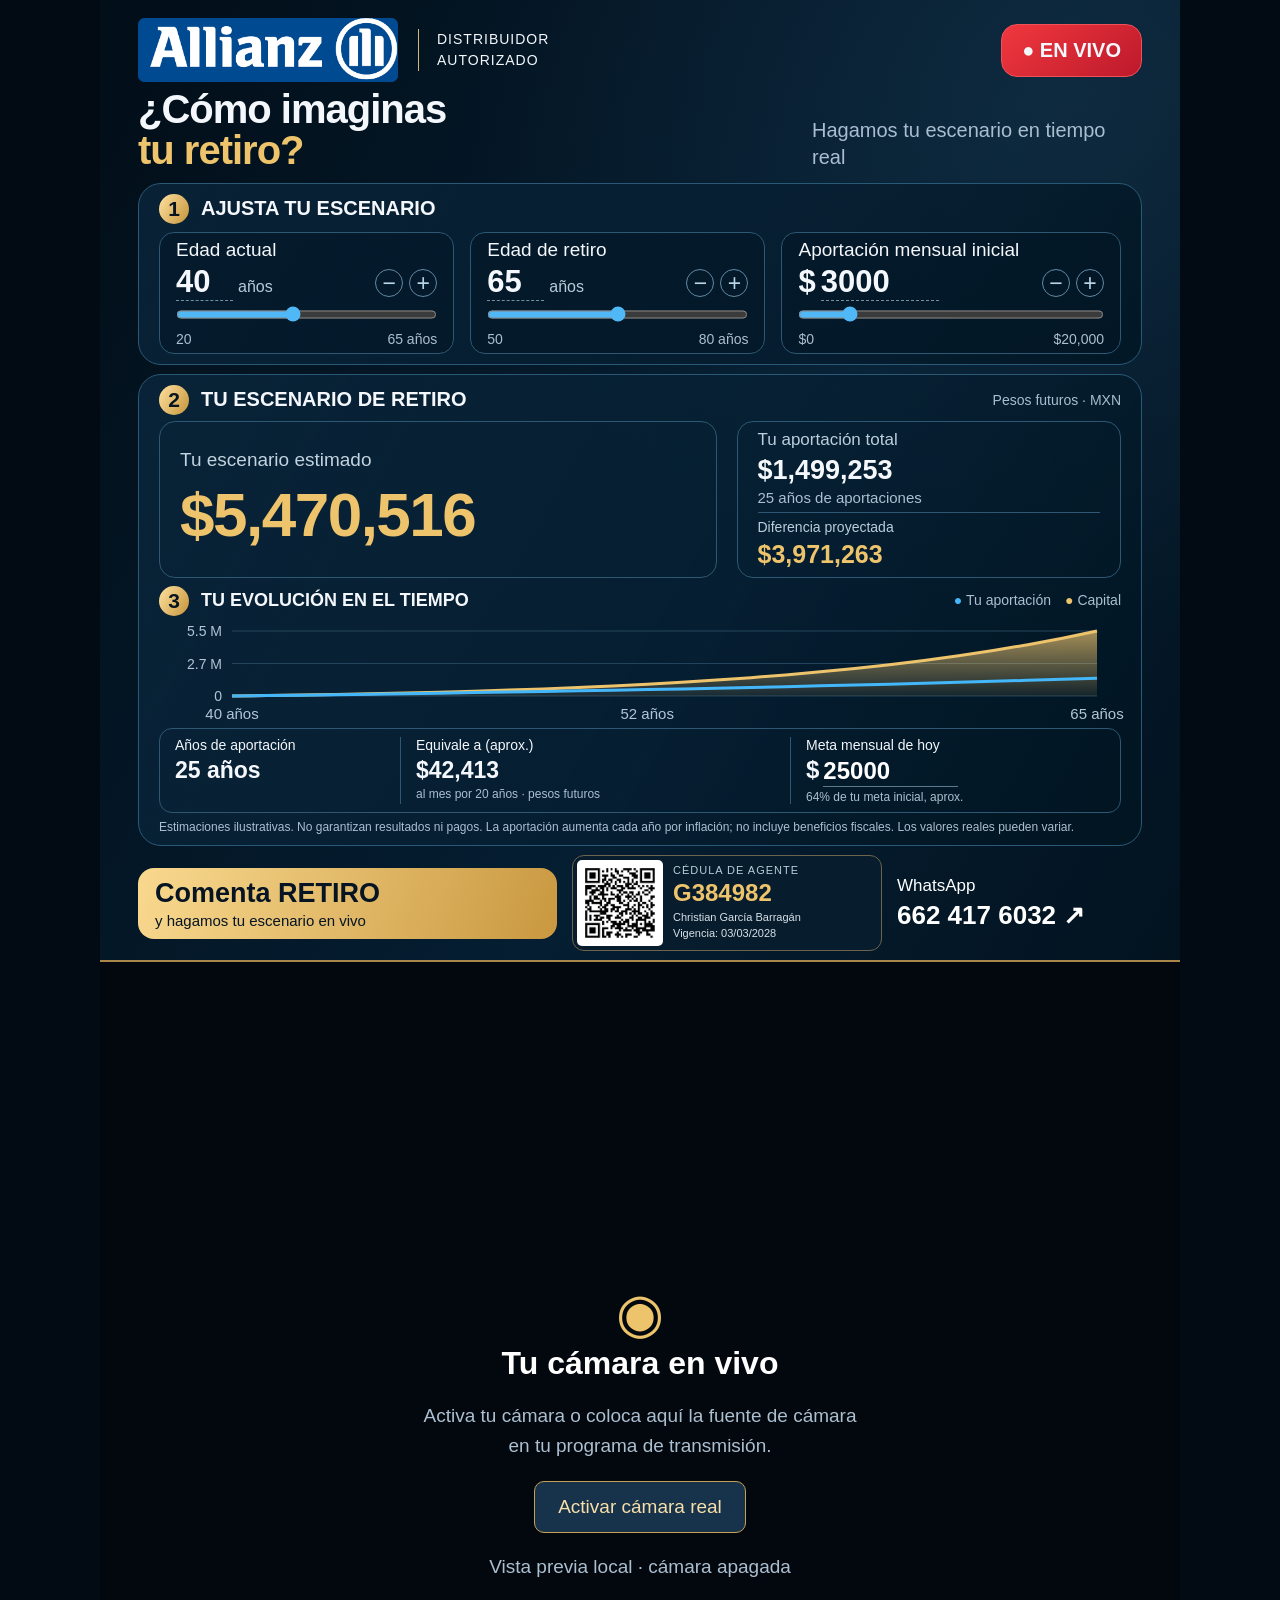
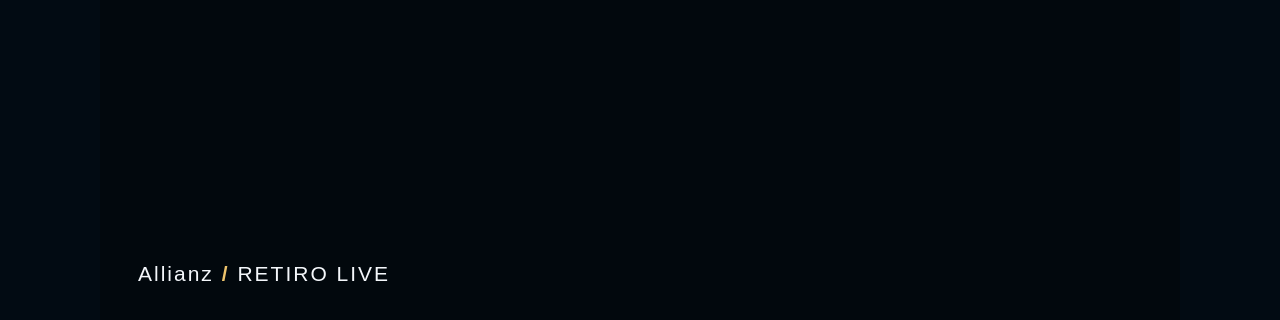
<file: live/index.html>
<!doctype html><html lang="es"><head><meta charset="utf-8"><meta name="viewport" content="width=device-width,initial-scale=1"><title>Allianz · Retiro LIVE</title><link rel="stylesheet" href="live.css"></head><body><main class="stage"><section class="dashboard" aria-label="Simulador de retiro"><header><div class="brand"><svg viewBox="0 0 80 68" aria-hidden="true"><path d="M4 62 40 6 76 62H57L40 35 22 62H4M29 62l11-17 11 17Z" fill="none" stroke="currentColor" stroke-width="6"/></svg><div><span class="officialLogo"><img src="allianz.jpg" alt="Allianz"></span><small>DISTRIBUIDOR<br>AUTORIZADO</small></div></div><span class="badge">● EN VIVO</span></header><div class="intro"><h1>¿Cómo imaginas<br><em>tu retiro?</em></h1><p>Hagamos tu escenario en tiempo real</p></div><section class="panel controls"><h2><i>1</i> AJUSTA TU ESCENARIO</h2><div class="fields"><label>Edad actual <div class="valueRow"><div class="directValue"><input id="ageOut" class="directInput" type="number" inputmode="numeric" aria-label="Edad actual" title="Escribe el valor y presiona Enter"><span>años</span></div><div class="steppers"><button type="button" data-for="age" data-dir="-1" aria-label="Disminuir edad actual">−</button><button type="button" data-for="age" data-dir="1" aria-label="Aumentar edad actual">+</button></div></div><input id="age" type="range" min="20" max="65" value="40"><small>20 <span>65 años</span></small></label><label>Edad de retiro <div class="valueRow"><div class="directValue"><input id="retireOut" class="directInput" type="number" inputmode="numeric" aria-label="Edad de retiro" title="Escribe el valor y presiona Enter"><span>años</span></div><div class="steppers"><button type="button" data-for="retire" data-dir="-1" aria-label="Disminuir edad de retiro">−</button><button type="button" data-for="retire" data-dir="1" aria-label="Aumentar edad de retiro">+</button></div></div><input id="retire" type="range" min="50" max="80" value="65"><small id="retireMin">41 <span>80 años</span></small></label><label>Aportación mensual inicial <div class="valueRow"><div class="directValue">$ <input id="monthlyOut" class="directInput" type="number" inputmode="numeric" aria-label="Aportación mensual en pesos" title="Escribe el valor y presiona Enter"></div><div class="steppers"><button type="button" data-for="monthly" data-dir="-1" aria-label="Disminuir aportación mensual">−</button><button type="button" data-for="monthly" data-dir="1" aria-label="Aumentar aportación mensual">+</button></div></div><input id="monthly" type="range" min="0" max="20000" step="1" value="3000"><small>$0 <span>$20,000</span></small></label></div></section><section class="panel projection"><h2><i>2</i> TU ESCENARIO DE RETIRO <small>Pesos futuros · MXN</small></h2><div class="results"><div class="capital"><span>Tu escenario estimado</span><strong id="capital"></strong></div><div class="contribution"><span>Tu aportación total</span><strong id="contributed"></strong><small id="horizon"></small><span class="differenceLabel">Diferencia proyectada</span><strong id="difference"></strong></div></div><div class="chartHead"><h2><i>3</i> TU EVOLUCIÓN EN EL TIEMPO</h2><span><b class="blue">●</b> Tu aportación　<b class="gold">●</b> Capital</span></div><svg id="chart" viewBox="0 0 960 104" role="img" aria-labelledby="chartTitle"><title id="chartTitle">Capital y aportaciones estimados por edad</title></svg><div class="summary"><div><span>Años de aportación</span><strong id="yearsSummary"></strong></div><div><span>Equivale a (aprox.)</span><strong id="income"></strong><small>al mes por 20 años · pesos futuros</small></div><div><label for="goal">Meta mensual de hoy</label><div class="goalWrap">$ <input id="goal" type="number" min="0" max="1000000" step="1000" value="25000"></div><small id="goalStatus"></small></div></div><p class="notice">Estimaciones ilustrativas. No garantizan resultados ni pagos. La aportación aumenta cada año por inflación; no incluye beneficios fiscales. Los valores reales pueden variar.</p></section><footer><div class="cta">Comenta RETIRO<small>y hagamos tu escenario en vivo</small></div><aside class="credential" aria-label="Cédula de agente"><img src="cedula-qr.png" alt="QR original de la cédula de agente"><div><span>CÉDULA DE AGENTE</span><strong>G384982</strong><small>Christian García Barragán</small><small>Vigencia: 03/03/2028</small></div></aside><a href="https://wa.me/526624176032" target="_blank" rel="noopener">WhatsApp<strong>662 417 6032 ↗</strong></a></footer></section><section class="camera" aria-label="Cámara en vivo"><video id="video" autoplay muted playsinline></video><div id="cameraPrompt"><span class="cameraIcon">◉</span><h2>Tu cámara en vivo</h2><p>Activa tu cámara o coloca aquí la fuente de cámara<br>en tu programa de transmisión.</p><button id="startCamera">Activar cámara real</button><p id="cameraStatus" role="status">Vista previa local · cámara apagada</p></div><button id="stopCamera" hidden>Apagar cámara</button><span class="cameraBrand">Allianz <b> / </b> RETIRO LIVE</span></section></main><script src="calculator.js"></script><script src="live.js"></script></body></html>
</file>
<file: live/live.css>
*{box-sizing:border-box} :root{color-scheme:dark;--gold:#edc36c;--muted:#acbfd1}body{margin:0;background:#020b13;color:#f4f7fb;font-family:Arial,Helvetica,sans-serif}.stage{width:1080px;margin:auto}.dashboard{height:960px;padding:24px 38px 20px;background:radial-gradient(ellipse at 90% 10%,#21435b55,transparent 44%),linear-gradient(120deg,#020e18,#051e32 60%,#031320);overflow:hidden}header{display:flex;align-items:center;justify-content:space-between;height:70px}.brand{display:flex;gap:15px;align-items:center}.brand svg{width:66px;height:60px;color:var(--gold)}.brand b{font-size:43px;letter-spacing:5px}.brand sup{font-size:10px;vertical-align:top;letter-spacing:0}.brand small{display:block;font-size:11px;letter-spacing:1.5px}.badge{font-size:20px;font-weight:bold;padding:14px 20px;border:1px solid #ef6666;border-radius:16px;background:#b72d37}.intro{margin:15px 0 18px;position:relative}h1{font-size:53px;line-height:1.02;margin:0;letter-spacing:-1px}h1 em{font-style:normal;color:var(--gold)}.intro p{position:absolute;right:0;bottom:0;width:330px;font-size:23px;color:var(--muted);line-height:1.4;margin:0}.panel{border:1px solid #2a5977;border-radius:23px;background:linear-gradient(120deg,#0e304c88,#001421bb);padding:16px 20px;margin-bottom:13px}h2{font-size:20px;margin:0;display:flex;align-items:center;gap:12px}i{display:inline-grid;place-items:center;width:30px;height:30px;border-radius:50%;background:linear-gradient(120deg,#ffe1a0,#c5953b);color:#071520;font-style:normal;font-size:21px;flex-shrink:0}.fields{display:grid;grid-template-columns:1fr 1fr 1.15fr;gap:16px;margin-top:13px}label{border:1px solid #2d5772;border-radius:15px;padding:12px 16px;font-size:19px;background:#03162488}output{display:block;font-size:38px;font-weight:bold;margin:5px 0 8px}input{width:100%;accent-color:#51b8f7;cursor:pointer;height:19px;margin:0}label small{display:block;font-size:14px;color:var(--muted);margin-top:2px}label small span{float:right}.projection h2>small{margin-left:auto;font-weight:normal;font-size:15px;color:var(--muted)}.results{display:grid;grid-template-columns:1.45fr 1fr;gap:20px;margin:12px 0 16px}.capital,.contribution{border:1px solid #2d5772;border-radius:16px;padding:13px 20px}.results span{font-size:20px}.capital strong{display:block;color:var(--gold);font-size:58px;letter-spacing:-1px;margin-top:3px}.contribution strong{display:block;font-size:32px;margin-top:5px}.contribution small{display:block;color:var(--muted);margin-top:8px;font-size:15px}.chartHead{display:flex;align-items:center;justify-content:space-between}.chartHead>span{font-size:14px;color:var(--muted)}.blue{color:#43b7fa}.gold{color:var(--gold)}#chart{width:100%;height:163px;display:block;margin-top:10px;overflow:visible}.notice{font-size:14px;color:var(--muted);line-height:1.4;margin:10px 0 0}footer{display:flex;gap:28px;align-items:center;justify-content:space-between}.cta{background:linear-gradient(110deg,#f9d98f,#c99840);color:#061423;border-radius:16px;padding:12px 25px;font-size:31px;font-weight:bold;flex:1}.cta small{display:block;font-size:17px;font-weight:normal;margin-top:3px}footer a{color:white;text-decoration:none;font-size:17px;min-width:270px}footer strong{display:block;font-size:29px;margin-top:4px}.camera{height:960px;position:relative;background:#02080d;display:grid;place-items:center;border-top:2px solid #a98649;overflow:hidden}.camera video{width:100%;height:100%;object-fit:cover;position:absolute}.camera #cameraPrompt{position:relative;text-align:center;color:var(--muted)}.camera h2{display:block;font-size:32px;color:white}.camera p{line-height:1.6;font-size:19px}.cameraIcon{font-size:55px;color:var(--gold)}button{border:1px solid #c89f54;background:#17334b;color:#f8dfaa;border-radius:10px;padding:14px 23px;font-size:19px;cursor:pointer}button:focus-visible,input:focus-visible,a:focus-visible{outline:3px solid white;outline-offset:5px}.cameraBrand{position:absolute;bottom:34px;left:38px;font-size:21px;letter-spacing:3px}.cameraBrand b{color:var(--gold)}#stopCamera{position:absolute;top:20px;right:20px;opacity:.25}#stopCamera:hover,#stopCamera:focus{opacity:1}[hidden]{display:none!important}@media(max-width:1079px){.stage{width:100%;}.dashboard{zoom:calc(100vw / 1080px)}.camera{height:calc(100vw * 960 / 1080)}}
/* Keep the complete call to action inside the upper 960 px broadcast region. */
.dashboard{padding-top:18px}header{height:64px}.intro{margin:10px 0 14px}h1{font-size:47px}.panel{padding:12px 20px;margin-bottom:11px}.fields{margin-top:10px}label{padding:9px 16px}output{font-size:35px;margin:4px 0 6px}.results{margin:10px 0 12px}.capital,.contribution{padding:10px 20px}.capital strong{font-size:54px}#chart{height:137px;margin-top:7px}.notice{margin-top:7px}.cta{padding:11px 25px}
.valueRow{display:flex;align-items:center;justify-content:space-between;gap:6px}.steppers{display:flex;gap:6px}.steppers button{display:grid;place-items:center;width:28px;height:28px;padding:0;border-radius:50%;font-size:23px;color:#b9d5e8;border-color:#6289a4;background:transparent}.fields output{font-size:31px;white-space:nowrap}.differenceLabel{display:block;font-size:15px!important;margin-top:8px;padding-top:8px;border-top:1px solid #2d5772}#difference{font-size:26px;color:var(--gold)}.results{align-items:stretch}.capital{display:flex;flex-direction:column;justify-content:center}.capital strong{font-size:51px}.summary{display:grid;grid-template-columns:.8fr 1.3fr 1.1fr;border:1px solid #2d5772;border-radius:13px;padding:10px 0;margin-top:5px}.summary>div{padding:0 15px}.summary>div+div{border-left:1px solid #2d5772}.summary span,.summary label{display:block;font-size:15px;border:0;background:none;padding:0}.summary strong{display:block;font-size:25px;margin-top:4px}.summary small{display:block;font-size:12px;color:var(--muted);margin-top:3px}.goalWrap{display:flex;align-items:center;font-size:24px;font-weight:bold;gap:4px}.goalWrap input{width:135px;height:31px;font-size:24px;font-weight:bold;background:transparent;border:0;border-bottom:1px solid #5b7a8d;color:white;padding:0;margin-top:3px}.projection{padding-top:10px;padding-bottom:10px}.results{margin:8px 0 10px}.contribution strong{font-size:28px}.contribution small{margin-top:3px}.chartHead h2{font-size:19px}#chart{height:115px;margin-top:3px}.notice{font-size:12px;line-height:1.3}.panel.controls{padding-top:10px;padding-bottom:10px}.intro{margin:7px 0 12px}h1{font-size:43px}.intro p{font-size:21px}.fields{margin-top:8px}.cta{font-size:29px}
.results{margin:6px 0 8px}.capital,.contribution{padding:8px 20px}.differenceLabel{margin-top:6px;padding-top:6px}.summary{padding:8px 0}.fields label{padding:7px 16px}.intro h1{font-size:40px}.panel{margin-bottom:9px}#chart{height:104px}.cta{padding:9px 25px;font-size:27px}.cta small{font-size:16px}
/* Approved Allianz distributor reference. */
.brand{gap:15px}.brand svg{display:none}.brand b{font-family:Georgia,'Times New Roman',serif;font-size:48px;letter-spacing:-1px;display:flex;align-items:center;gap:12px}.brand sup{display:none}.brand small{font-family:Arial,Helvetica,sans-serif;border-left:1px solid #d4b77d;padding-left:18px;margin-left:5px;font-size:15px;line-height:1.5;letter-spacing:1px;max-width:190px}.brand>div{display:flex;align-items:center;gap:15px}.allianzMark{width:48px;height:48px;border:3px solid white;border-radius:50%;display:flex;align-items:center;justify-content:center;gap:4px;padding:8px}.allianzMark span{display:block;background:white;width:6px;height:23px}.allianzMark span:nth-child(2){height:30px}.allianzMark span:nth-child(3){height:19px}.intro{background:radial-gradient(ellipse at 95% 25%,#d6a25133,transparent 40%)}.badge{background:linear-gradient(140deg,#f0383e,#bd192b);border-color:#ef5159}.cameraBrand{letter-spacing:2px}
.officialLogo{position:relative;display:block;width:270px;height:64px;overflow:hidden;border-radius:7px;background:#084c8e}.officialLogo img{position:absolute;width:315px;max-width:none;height:auto;left:-22px;top:-38px}
/* Visual hierarchy: result first, controls second, supporting figures quieter. */
.intro{background:none}.intro p{width:330px;font-size:20px;line-height:1.35;color:#a9bed0}.capital strong{font-size:62px;letter-spacing:-1.5px;line-height:1.12;margin-top:9px}.capital>span{font-size:19px;color:#c3d3df}.contribution>span{font-size:17px;color:#bbcedc}.contribution>strong{font-size:27px}.contribution .differenceLabel{font-size:14px!important}#difference{font-size:25px}.chartHead h2{font-size:18px}.chartHead>span{font-size:14px}.summary strong{font-size:23px}.summary span,.summary label{font-size:14px}.summary small{font-size:12px}.cta{font-size:29px}.projection h2>small{font-size:14px;color:#a9bed0}.officialLogo{width:260px}.brand small{font-size:14px}
footer{gap:15px}.cta{flex:1;padding:10px 17px;font-size:27px}.cta small{font-size:15px;white-space:nowrap}footer>a{min-width:245px}footer>a strong{font-size:26px}.credential{display:flex;align-items:center;gap:10px;border:1px solid #6c644c;border-radius:12px;padding:4px 9px 4px 4px;height:96px;flex:0 0 310px;background:#071c2c}.credential img{display:block;width:86px;height:86px;background:white;border-radius:5px}.credential span{display:block;font-size:11px;letter-spacing:1px;color:#b9ccda}.credential strong{display:block;font-size:24px;color:#edc36c;margin:3px 0}.credential small{display:block;font-size:11px;line-height:1.45;color:#d8e1e8}
.directValue{display:flex;align-items:baseline;gap:5px;min-width:0;font-size:31px;font-weight:bold;white-space:nowrap}.directValue span{font-size:16px;font-weight:normal;color:#b9ccda}.directInput{appearance:textfield;-moz-appearance:textfield;width:57px;min-width:0;height:43px;margin:0;padding:2px 0;color:#f4f7fb;background:transparent;border:0;border-bottom:1px dashed #7291a6;border-radius:0;font:inherit;cursor:text;accent-color:auto}.directInput::-webkit-inner-spin-button,.directInput::-webkit-outer-spin-button{-webkit-appearance:none;margin:0}#monthlyOut{width:118px}.directInput:focus{background:#17334b;outline:2px solid #edc36c;outline-offset:2px}.valueRow{min-height:52px}.directInput:invalid{border-bottom-color:#f48989}
.valueRow{min-height:44px}.directInput{height:37px}.fields label{padding-top:6px;padding-bottom:6px}
</file>
